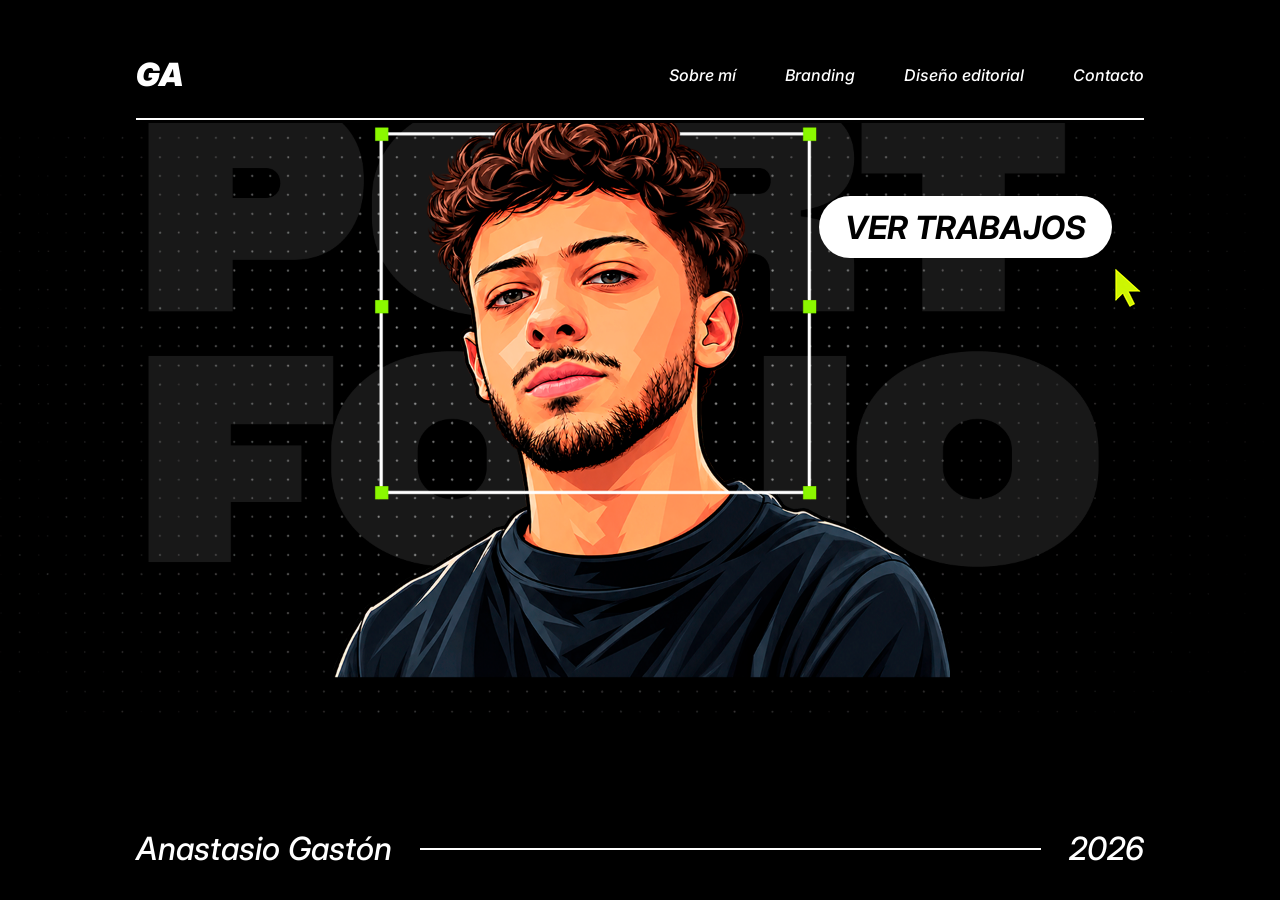
<file: index.html>
<!DOCTYPE html>
<html lang="es">

<head>
    <meta charset="UTF-8">
    <meta name="viewport" content="width=device-width, initial-scale=1.0">

    <title>Anastasio Gastón — Portfolio</title>

    <link rel="stylesheet" href="style.css">
</head>

<body class="cuerpo_inicio">



    <header class="cabecera">
        <nav class="navegacion" aria-label="Navegación principal">
            <a class="logo" href="index.html">GA</a>
            <a href="sobre_mi.html">Sobre mí</a>
            <a href="branding.html">Branding</a>
            <a href="editorial.html">Diseño editorial</a>
            <a href="contacto.html">Contacto</a>
        </nav>

        <div class="linea_superior" aria-hidden="true"></div>
    </header>




    <main class="portada" id="inicio" aria-label="Portfolio">

        <div class="lienzo">

            <div class="accion_portada">
<a class="ver_trabajos" href="branding.html">
                VER TRABAJOS
            </a>

            <img class="cursor" src="Portfolio compu III/cursor.png" alt="" width="60" height="59" aria-hidden="true">
</div>

        </div>

    </main>



    <footer class="pie">
        <p>Anastasio Gastón</p>
        <div class="linea_inferior" aria-hidden="true"></div>
        <p>2026</p>
    </footer>

</body>

</html>
</file>
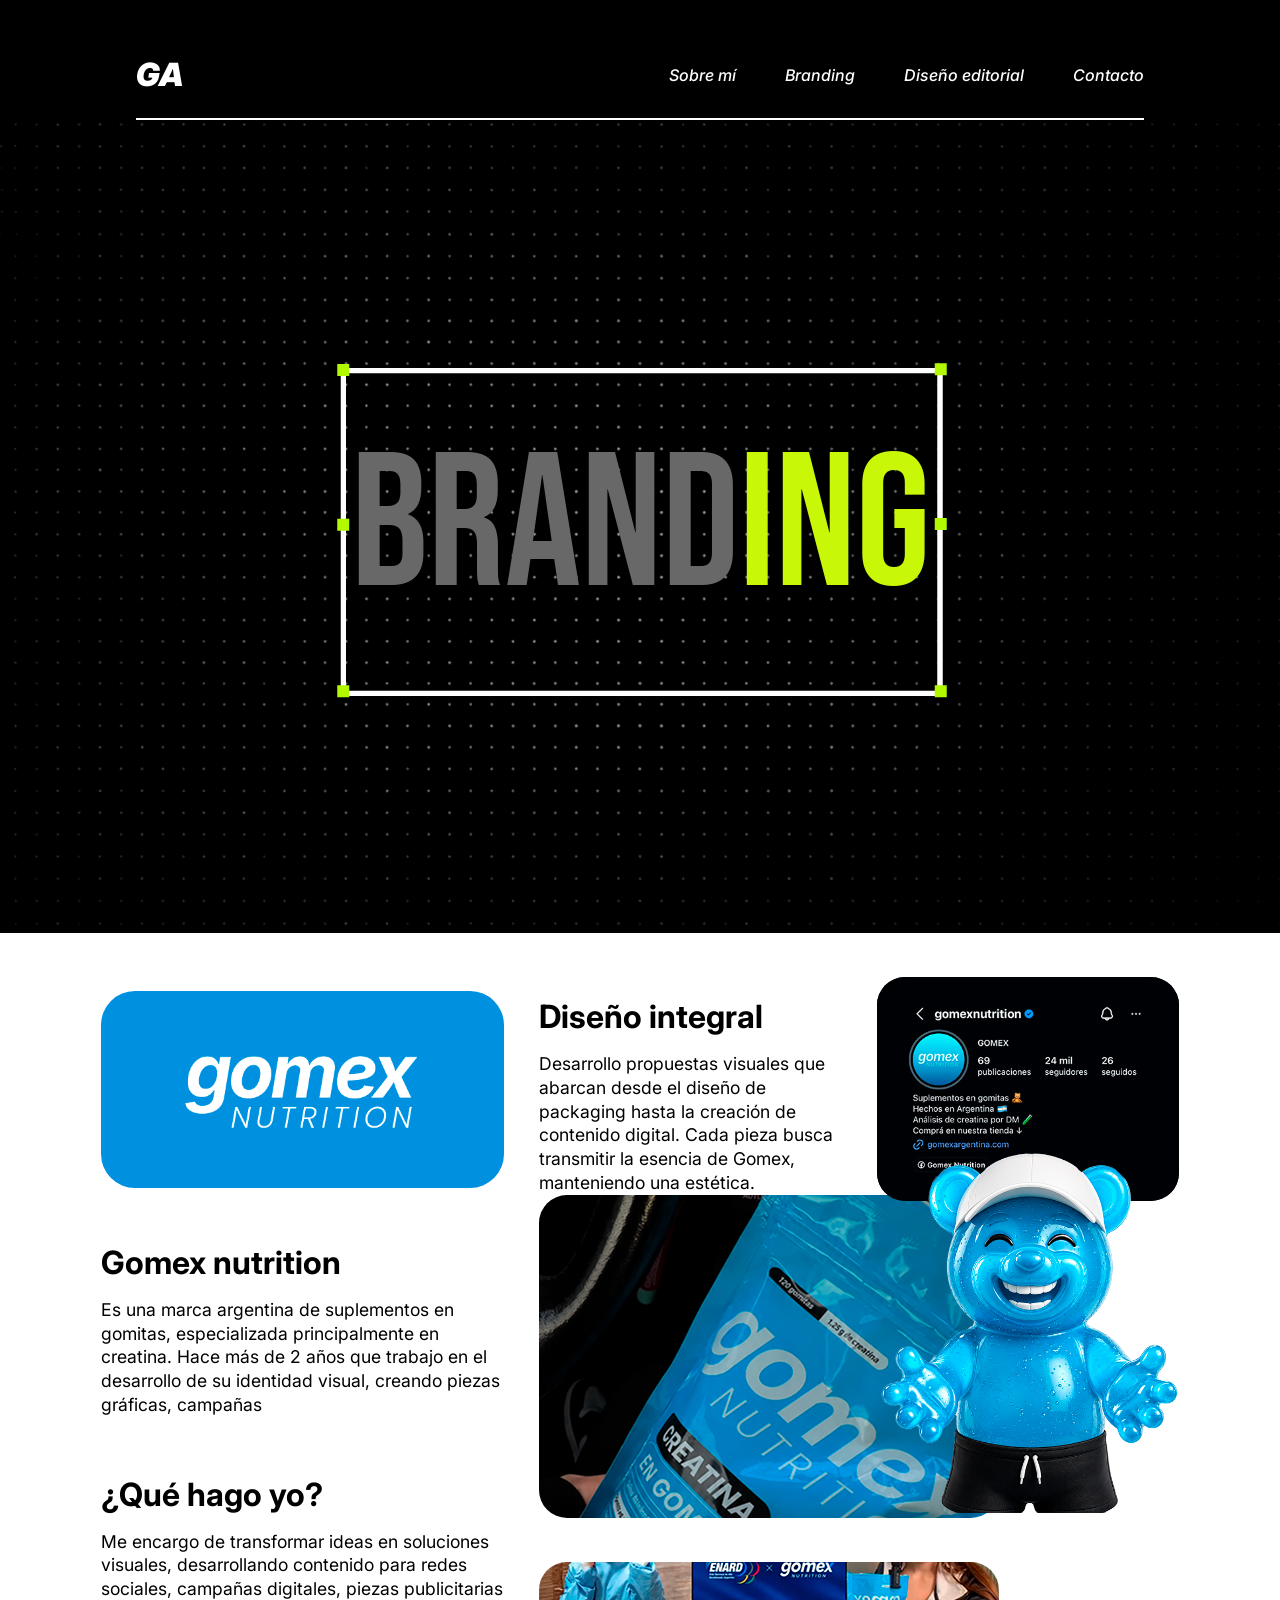
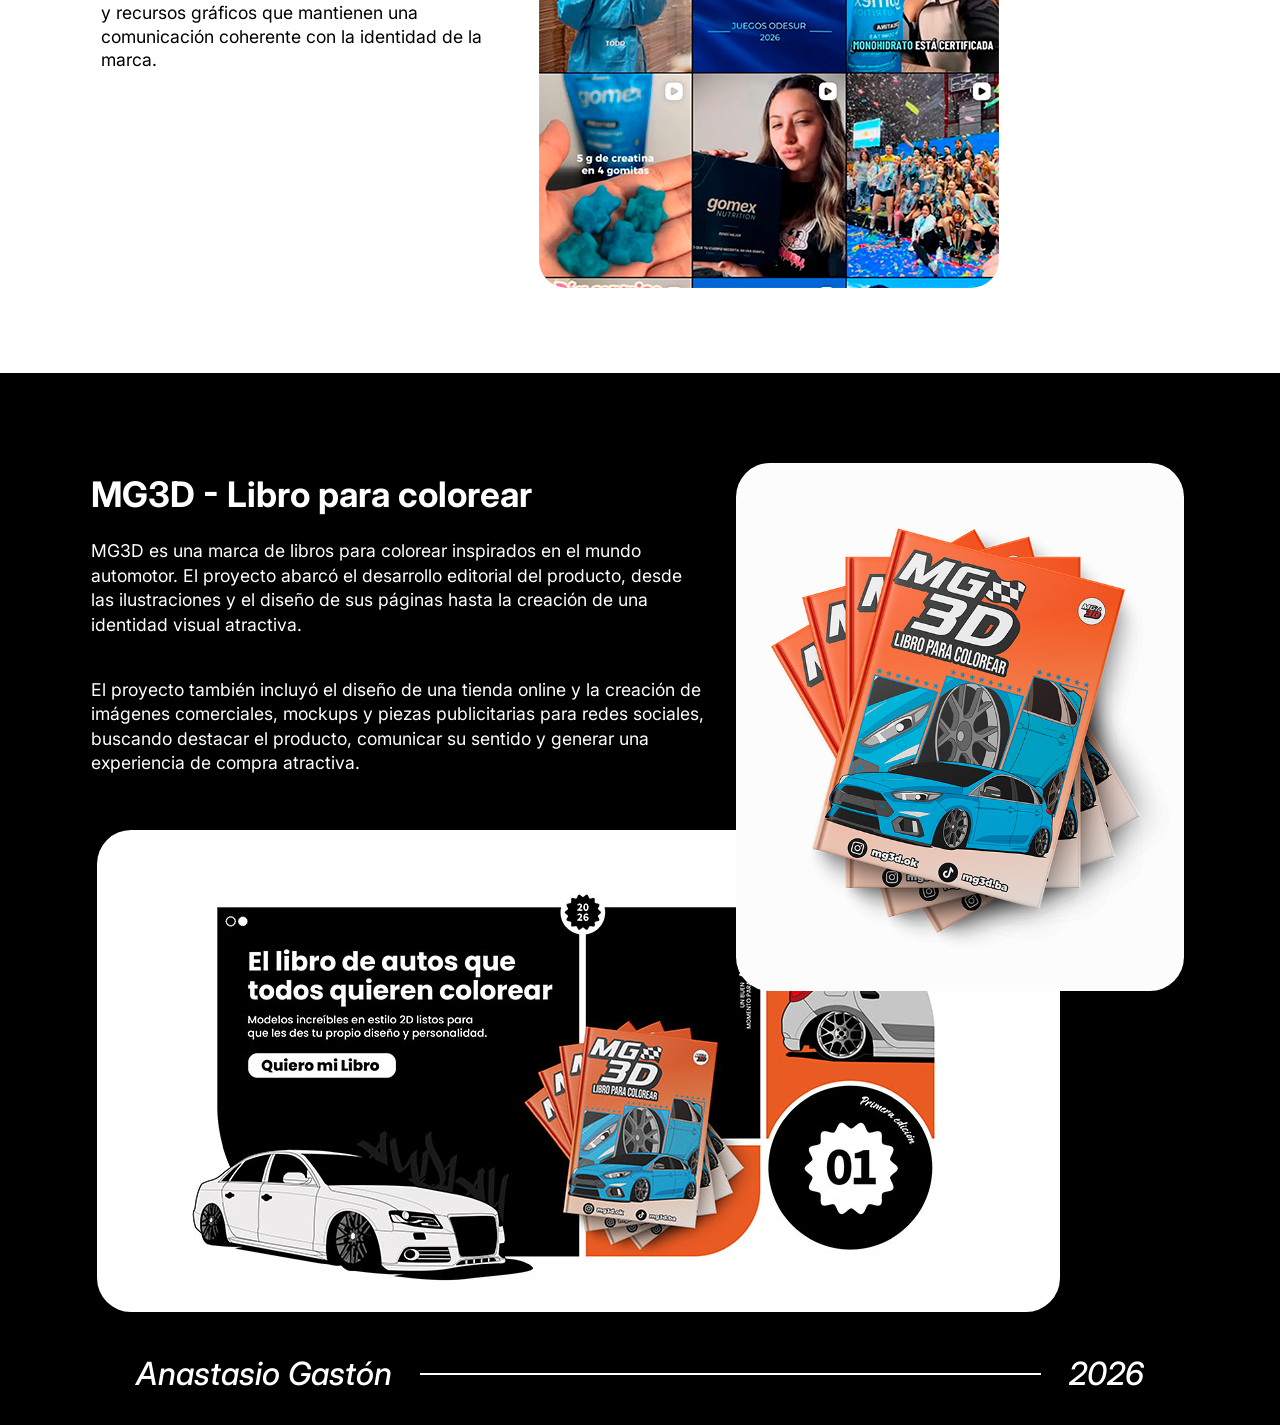
<file: branding.html>
<!DOCTYPE html>
<html lang="es">

<head>
    <meta charset="UTF-8">
    <meta name="viewport" content="width=device-width, initial-scale=1.0">

    <title>Anastasio Gastón — Portfolio</title>

    <link rel="stylesheet" href="style.css">
</head>

<body>


    <header class="cabecera">

        <nav class="navegacion" aria-label="Navegación principal">
            <a class="logo" href="index.html">GA</a>
            <a href="sobre_mi.html">Sobre mí</a>
            <a href="branding.html">Branding</a>
            <a href="editorial.html">Diseño editorial</a>
            <a href="contacto.html">Contacto</a>
        </nav>

        <div class="linea_superior" aria-hidden="true"></div>

    </header>




    <main class="pagina_branding">


        <section class="inicio_branding">

            <h1 class="titulo_branding">
                BRAND<span class="verde_branding">ING</span>
            </h1>

        </section>



        <section class="proyecto_gomex" aria-labelledby="titulo_gomex">

            <div class="gomex_identidad">
<img class="logo_gomex" src="Portfolio compu III/logo_gomex.png" alt="Logo de Gomex Nutrition" width="608"
                height="297">

            <article class="texto_gomex">

                <h2 id="titulo_gomex">Gomex nutrition</h2>
                <p>
                    Es una marca argentina de suplementos en gomitas,
                    especializada principalmente en creatina. Hace más de
                    2 años que trabajo en el desarrollo de su identidad
                    visual, creando piezas gráficas, campañas
                </p>

                <h2>¿Qué hago yo?</h2>
                <p>
                    Me encargo de transformar ideas en soluciones visuales,
                    desarrollando contenido para redes sociales, campañas
                    digitales, piezas publicitarias y recursos gráficos que
                    mantienen una comunicación coherente con la identidad
                    de la marca.
                </p>

            </article>

            </div>
<div class="gomex_contenido">
<article class="texto_diseno_integral">

                <h2>Diseño integral</h2>
                <p>
                    Desarrollo propuestas visuales que abarcan desde el
                    diseño de packaging hasta la creación de contenido
                    digital. Cada pieza busca transmitir la esencia de
                    Gomex, manteniendo una estética.
                </p>

            </article>

            <div class="foto_creatina"><img src="Portfolio compu III/gomex_creatina.png"
                alt="Bolsa de creatina en gomitas de Gomex Nutrition" width="460" height="323"></div>

            <div class="ig_publicaciones"><img src="Portfolio compu III/ig_gomex.png"
                alt="Publicaciones del Instagram de Gomex Nutrition" width="460" height="326"></div>

            </div>
<div class="gomex_mascota">
<img class="ig_perfil" src="Portfolio compu III/ig_mascara.png" alt="Perfil de Instagram de Gomex Nutrition"
                width="457" height="339">

            <img class="oso_gomex" src="Portfolio compu III/oso_gomex.png" alt="Oso de gomita azul, mascota de Gomex"
                width="560" height="698">

        </div>
</section>



        <section class="proyecto_mg3d" aria-labelledby="titulo_mg3d">

            <div class="mg3d_contenido">
<article class="texto_mg3d">

                <h2 id="titulo_mg3d">MG3D - Libro para colorear</h2>

                <p>
                    MG3D es una marca de libros para colorear inspirados en
                    el mundo automotor. El proyecto abarcó el desarrollo
                    editorial del producto, desde las ilustraciones y el
                    diseño de sus páginas hasta la creación de una identidad
                    visual atractiva.
                </p>

                <p>
                    El proyecto también incluyó el diseño de una tienda
                    online y la creación de imágenes comerciales, mockups y
                    piezas publicitarias para redes sociales, buscando
                    destacar el producto, comunicar su sentido y generar una
                    experiencia de compra atractiva.
                </p>

            </article>

            <section class="tarjeta_mg3d_banner">
                <img src="Portfolio compu III/mg3d_banner.jpg"
                    alt="Banner de MG3D: el libro de autos que todos quieren colorear" width="963" height="482">
            </section>

            </div>
<section class="tarjeta_mg3d_libros">
                <img src="Portfolio compu III/mg3d_libro.png" alt="Pila de libros MG3D, libro para colorear" width="684"
                    height="806">
            </section>

        </section>

    </main>



    <footer class="pie">

        <p>Anastasio Gastón</p>

        <div class="linea_inferior" aria-hidden="true"></div>

        <p>2026</p>

    </footer>

</body>

</html>
</file>
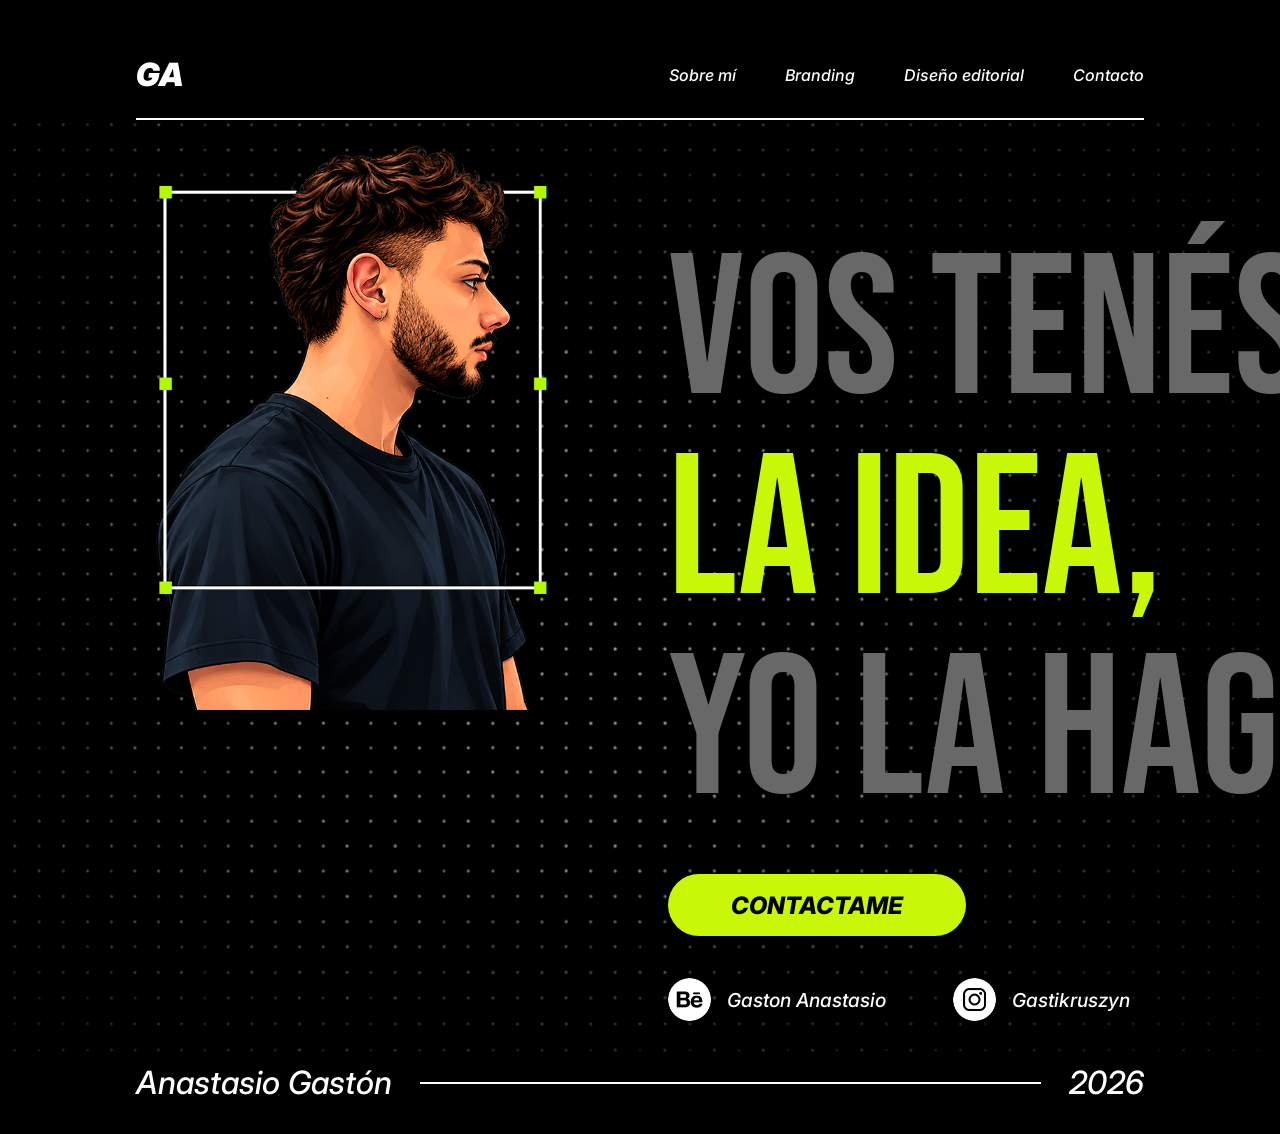
<file: contacto.html>
<!DOCTYPE html>
<html lang="es">

<head>
    <meta charset="UTF-8">
    <meta name="viewport" content="width=device-width, initial-scale=1.0">

    <title>Anastasio Gastón — Portfolio</title>

    <link rel="stylesheet" href="style.css">
</head>

<body>


    <header class="cabecera">

        <nav class="navegacion" aria-label="Navegación principal">
            <a class="logo" href="index.html">GA</a>
            <a href="sobre_mi.html">Sobre mí</a>
            <a href="branding.html">Branding</a>
            <a href="editorial.html">Diseño editorial</a>
            <a href="contacto.html">Contacto</a>
        </nav>

        <div class="linea_superior" aria-hidden="true"></div>

    </header>




    <main class="pagina_contacto">

        <section class="contenido_contacto">


            <article class="retrato_contacto">
                <img class="imagen_contacto" src="Portfolio compu III/avatar_2.png"
                    alt="Retrato ilustrado de Gastón Anastasio" width="880" height="903">
            </article>



            <article class="presentacion_contacto">

                <h1 class="titulo_contacto">
                    VOS TENÉS
                    <span class="titulo_verde">LA IDEA,</span>
                    YO&nbsp;LA&nbsp;HAGO.
                </h1>



                <a class="boton_contactame" href="formulario.html">
                    CONTACTAME
                </a>



                <section class="redes_contacto">

                    <a class="red_contacto" href="https://www.behance.net/gastonanastasio" target="_blank"
                        rel="noopener noreferrer">

                        <img class="icono_behance" src="Portfolio compu III/behance_logo.png" alt="Behance" width="43"
                            height="43">
                        <p>Gaston Anastasio</p>

                    </a>

                    <a class="red_contacto" href="https://www.instagram.com/" target="_blank" rel="noopener noreferrer">

                        <img class="icono_instagram" src="Portfolio compu III/instagram_logo.png" alt="Instagram"
                            width="43" height="43">
                        <p>Gastikruszyn</p>

                    </a>

                </section>

            </article>

        </section>

    </main>



    <footer class="pie">

        <p>Anastasio Gastón</p>

        <div class="linea_inferior" aria-hidden="true"></div>

        <p>2026</p>

    </footer>

</body>

</html>
</file>
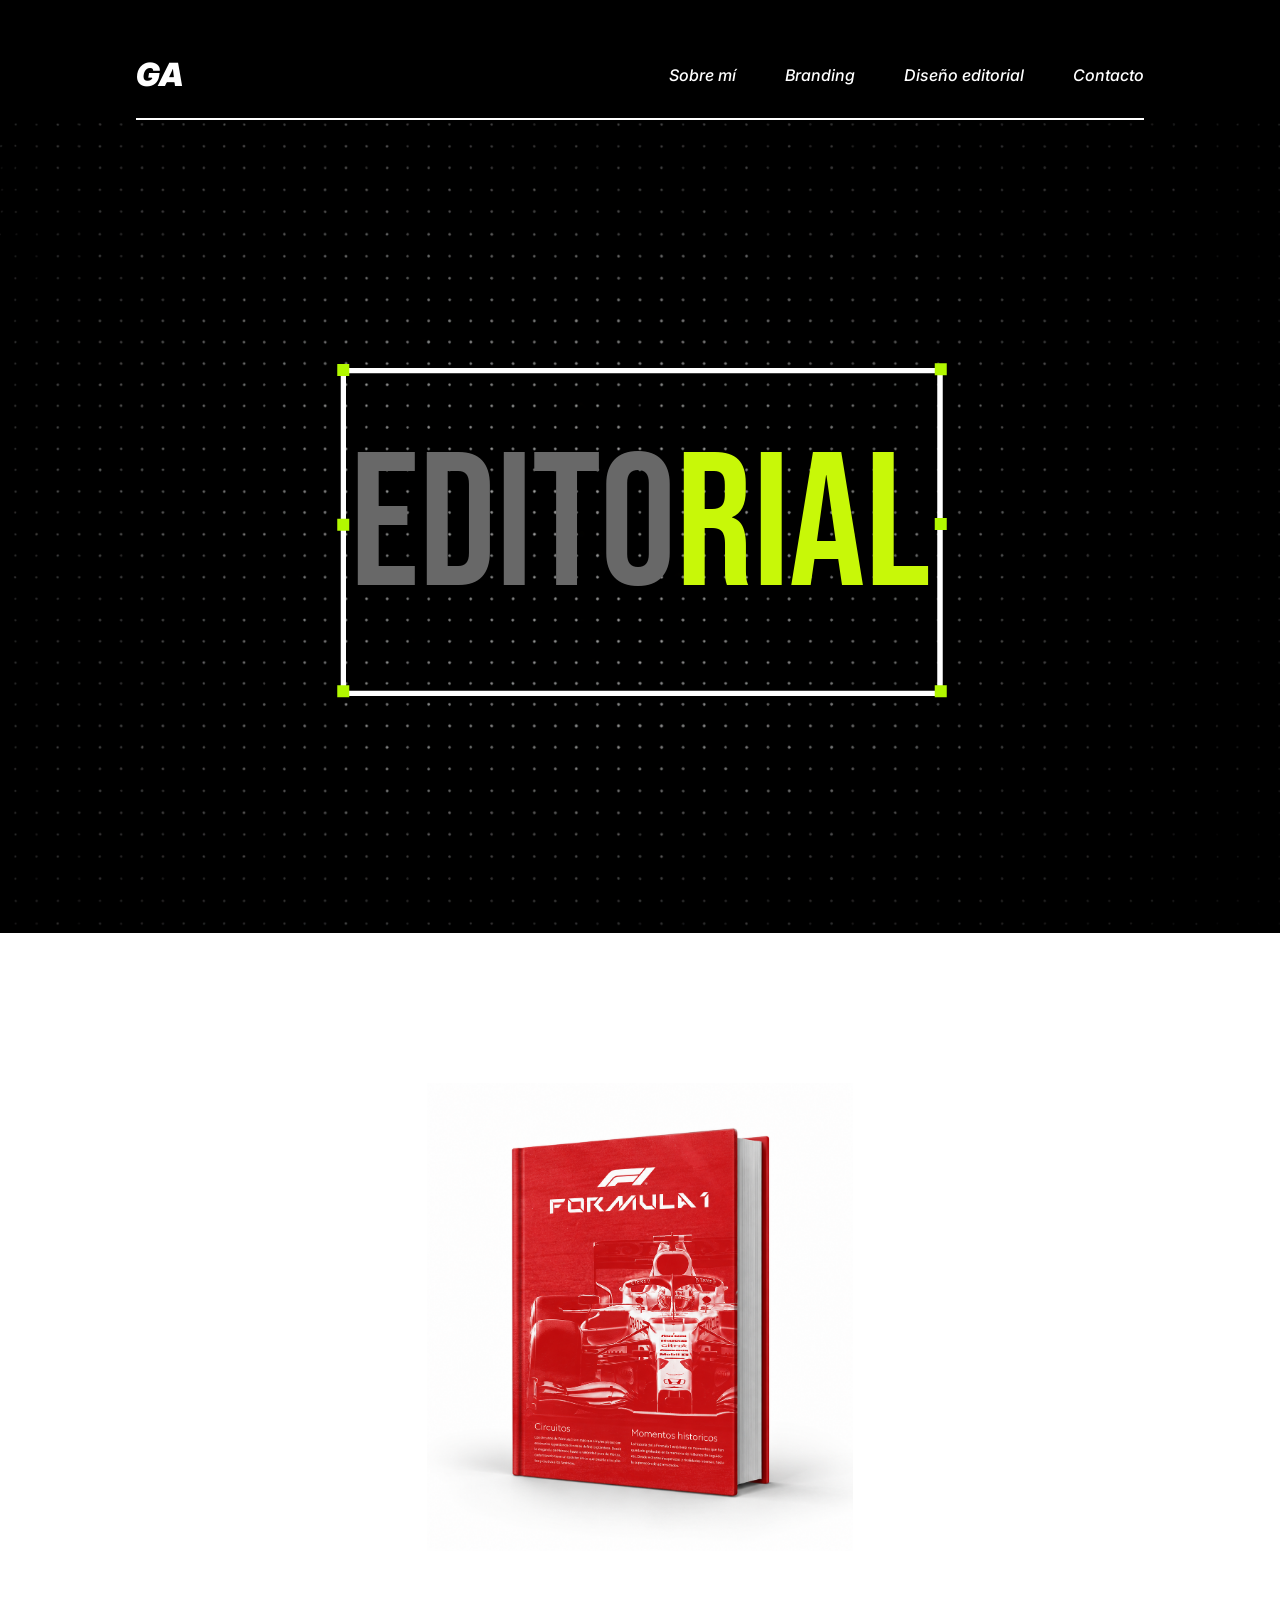
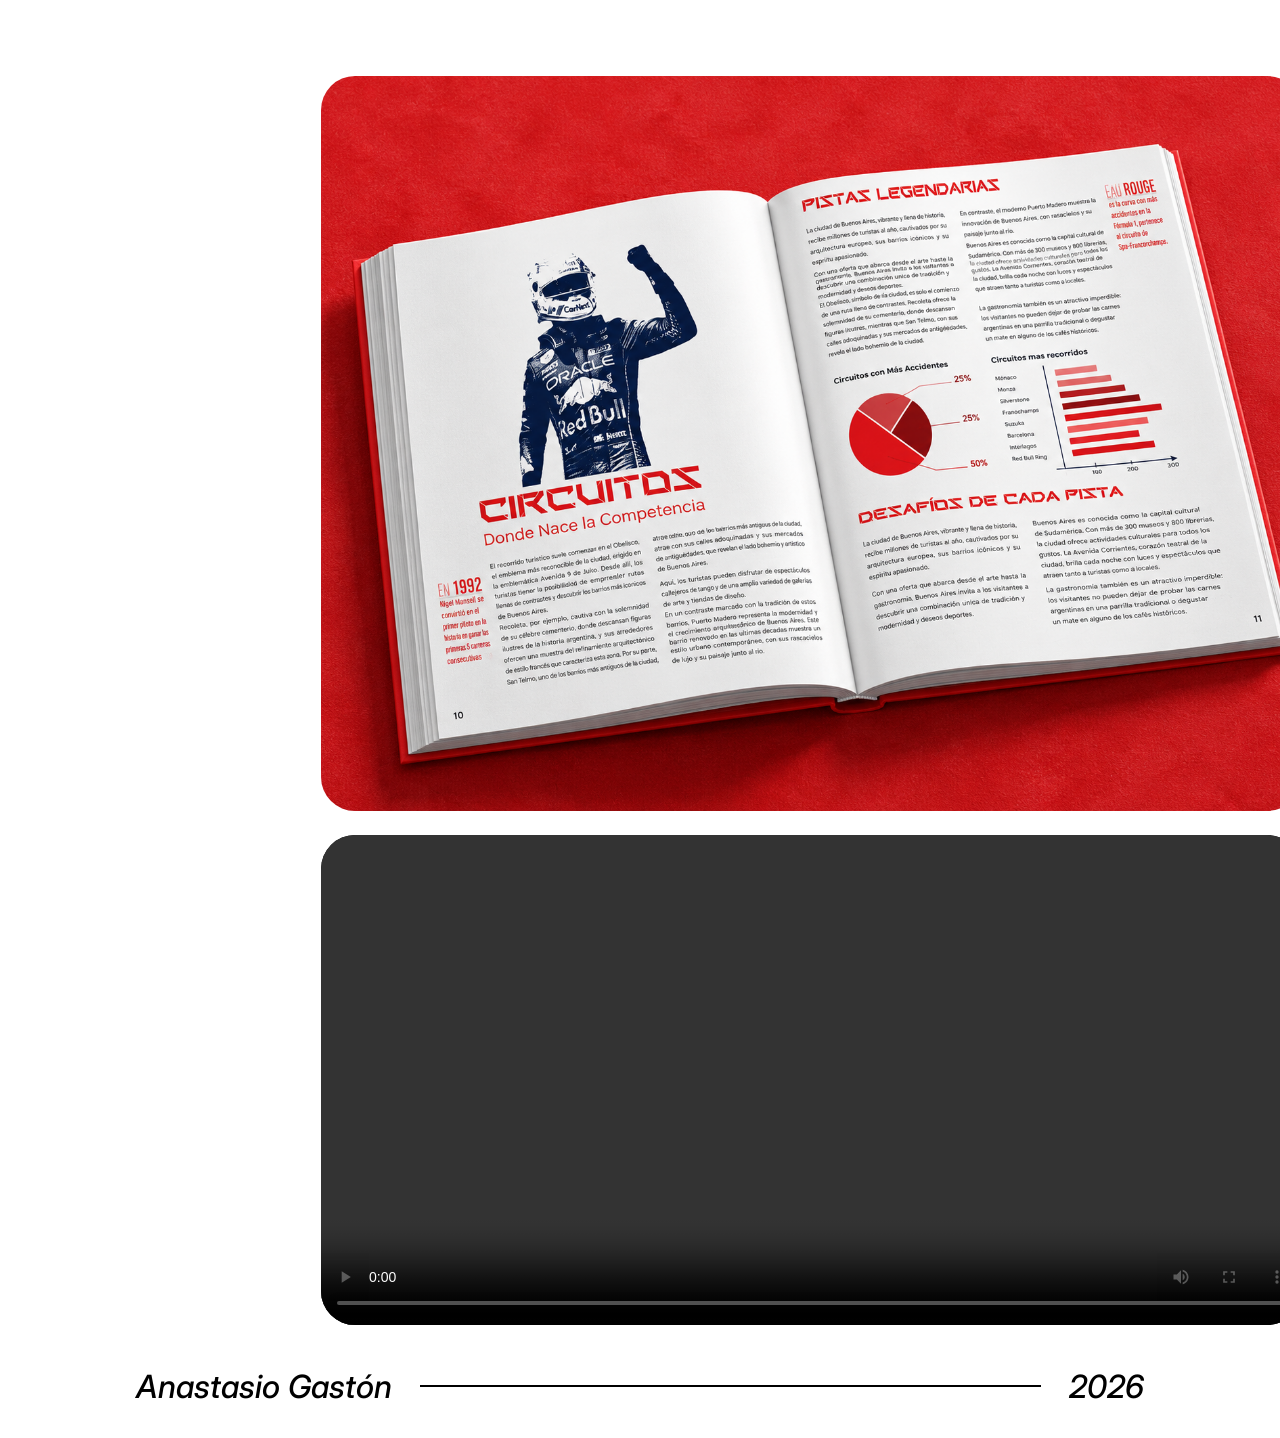
<file: editorial.html>
<!DOCTYPE html>
<html lang="es">

<head>
    <meta charset="UTF-8">
    <meta name="viewport" content="width=device-width, initial-scale=1.0">

    <title>Anastasio Gastón — Portfolio</title>

    <link rel="stylesheet" href="style.css">
</head>

<body class="cuerpo_editorial">


    <header class="cabecera">

        <nav class="navegacion" aria-label="Navegación principal">
            <a class="logo" href="index.html">GA</a>
            <a href="sobre_mi.html">Sobre mí</a>
            <a href="branding.html">Branding</a>
            <a href="editorial.html">Diseño editorial</a>
            <a href="contacto.html">Contacto</a>
        </nav>

        <div class="linea_superior" aria-hidden="true"></div>

    </header>



    <main class="pagina_editorial">


        <section class="inicio_editorial">


            <h1 class="titulo_editorial">
                EDITO<span class="verde_editorial">RIAL</span>
            </h1>

        </section>



        <section id="galeria_editorial" class="trabajos_editorial" aria-label="Trabajos de diseño editorial">


            <section class="libro_formula">
                <a class="enlace_editorial" href="libro_cerrado.html">
                    <img src="Portfolio compu III/libro_cerrado.png" alt="Tapa del libro Fórmula 1" width="1197"
                        height="1315">
                </a>
            </section>


            <div class="editorial_multimedia">
                <section class="libro_interior">
                    <a class="enlace_editorial" href="libro_abierto.html">
                        <img src="Portfolio compu III/libro_abierto.png"
                            alt="Páginas interiores del libro Fórmula 1: circuitos y pistas legendarias" width="1448"
                            height="1086">
                    </a>
                </section>


                <section class="video_editorial">
                    <video controls playsinline preload="metadata">
                        <source src="Portfolio compu III/video.mp4" type="video/mp4">
                    </video>
                </section>
            </div>

        </section>

    </main>



    <footer class="pie">

        <p>Anastasio Gastón</p>

        <div class="linea_inferior" aria-hidden="true"></div>

        <p>2026</p>

    </footer>

</body>

</html>
</file>
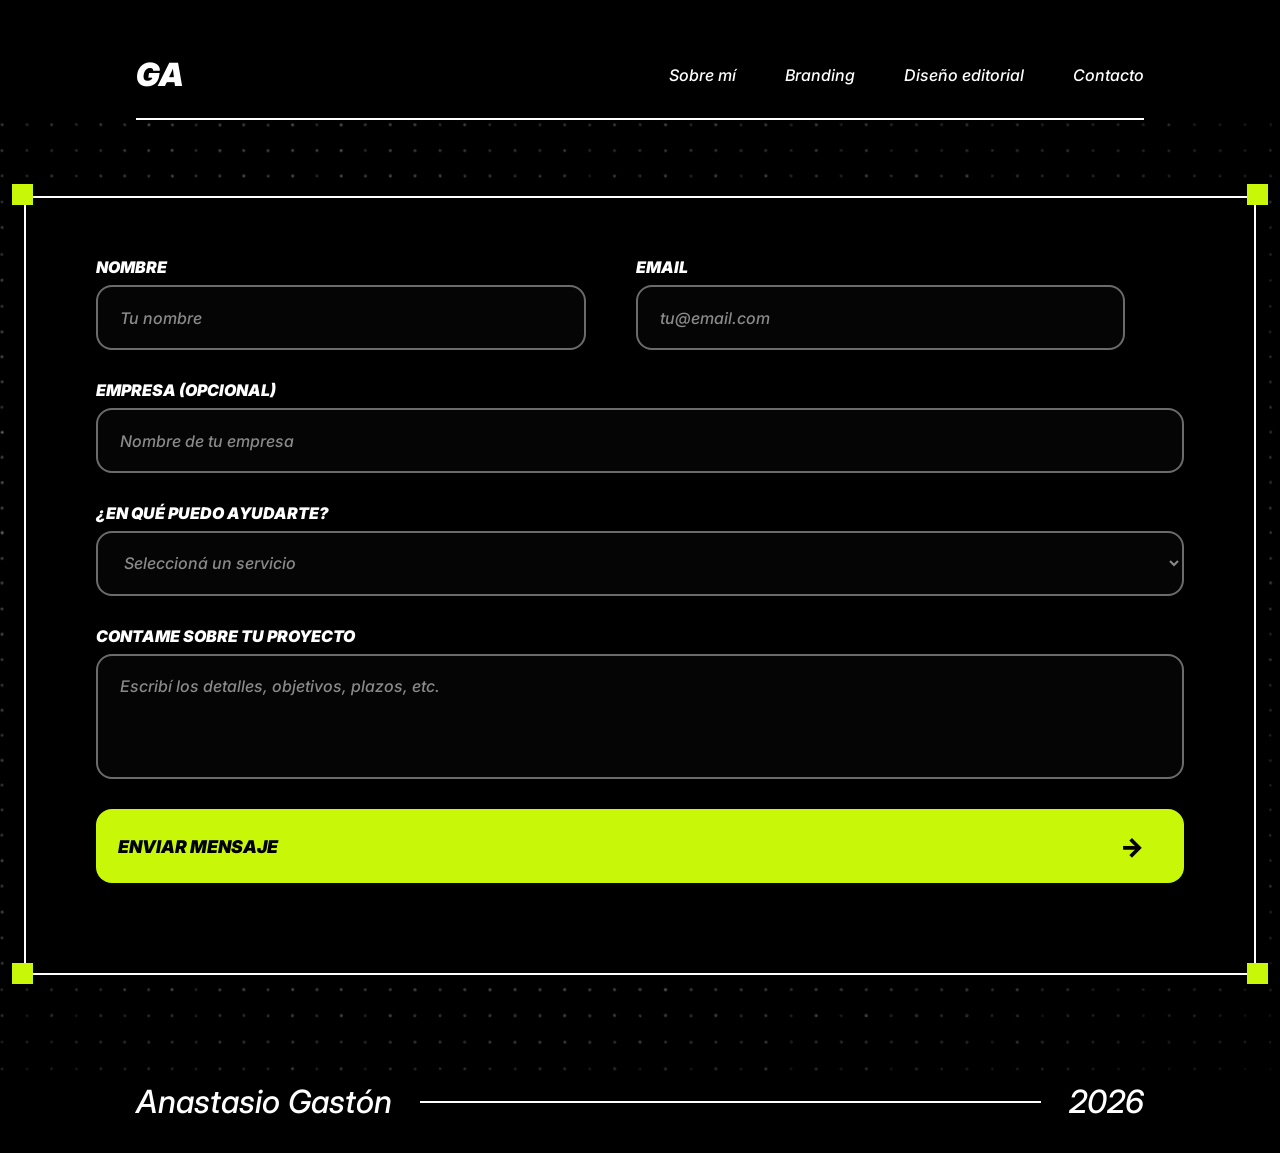
<file: formulario.html>
<!DOCTYPE html>
<html lang="es">

<head>
    <meta charset="UTF-8">
    <meta name="viewport" content="width=device-width, initial-scale=1.0">

    <title>Anastasio Gastón — Portfolio</title>

    <link rel="stylesheet" href="style.css">
</head>

<body>


    <header class="cabecera">

        <nav class="navegacion" aria-label="Navegación principal">
            <a class="logo" href="index.html">GA</a>
            <a href="sobre_mi.html">Sobre mí</a>
            <a href="branding.html">Branding</a>
            <a href="editorial.html">Diseño editorial</a>
            <a href="contacto.html">Contacto</a>
        </nav>

        <div class="linea_superior" aria-hidden="true"></div>

    </header>




    <main class="pagina_formulario">

        <section class="contenido_formulario">



            <div class="marco_formulario">

                <div class="esquinas_formulario" aria-hidden="true"></div>
                <form class="formulario" action="#" method="post">

                    <h1 class="titulo_oculto">Formulario de contacto</h1>


                    <div class="fila_formulario">

                        <div class="campo_formulario">
                            <label for="nombre">Nombre</label>
                            <input type="text" id="nombre" name="nombre" placeholder="Tu nombre" autocomplete="name"
                                required>
                        </div>

                        <div class="campo_formulario">
                            <label for="email">Email</label>
                            <input type="email" id="email" name="email" placeholder="tu@email.com" autocomplete="email"
                                required>
                        </div>

                    </div>



                    <div class="campo_formulario">
                        <label for="empresa">Empresa (opcional)</label>
                        <input type="text" id="empresa" name="empresa" placeholder="Nombre de tu empresa"
                            autocomplete="organization">
                    </div>



                    <div class="campo_formulario">
                        <label for="servicio">¿En qué puedo ayudarte?</label>
                        <select id="servicio" name="servicio" required>
                            <option value="" selected disabled>Seleccioná un servicio</option>
                            <option value="branding">Branding</option>
                            <option value="redes">Diseño para redes sociales</option>
                            <option value="editorial">Diseño editorial</option>
                            <option value="otro">Otro</option>
                        </select>
                    </div>



                    <div class="campo_formulario">
                        <label for="proyecto">Contame sobre tu proyecto</label>
                        <textarea id="proyecto" name="proyecto" rows="4"
                            placeholder="Escribí los detalles, objetivos, plazos, etc." required></textarea>
                    </div>



                    <button class="boton_enviar" type="submit">
                        Enviar mensaje
                        <span class="flecha_enviar" aria-hidden="true">→</span>
                    </button>

                </form>
                <div class="esquinas_formulario" aria-hidden="true"></div>

            </div>

        </section>

    </main>



    <footer class="pie">

        <p>Anastasio Gastón</p>

        <div class="linea_inferior" aria-hidden="true"></div>

        <p>2026</p>

    </footer>

</body>

</html>
</file>
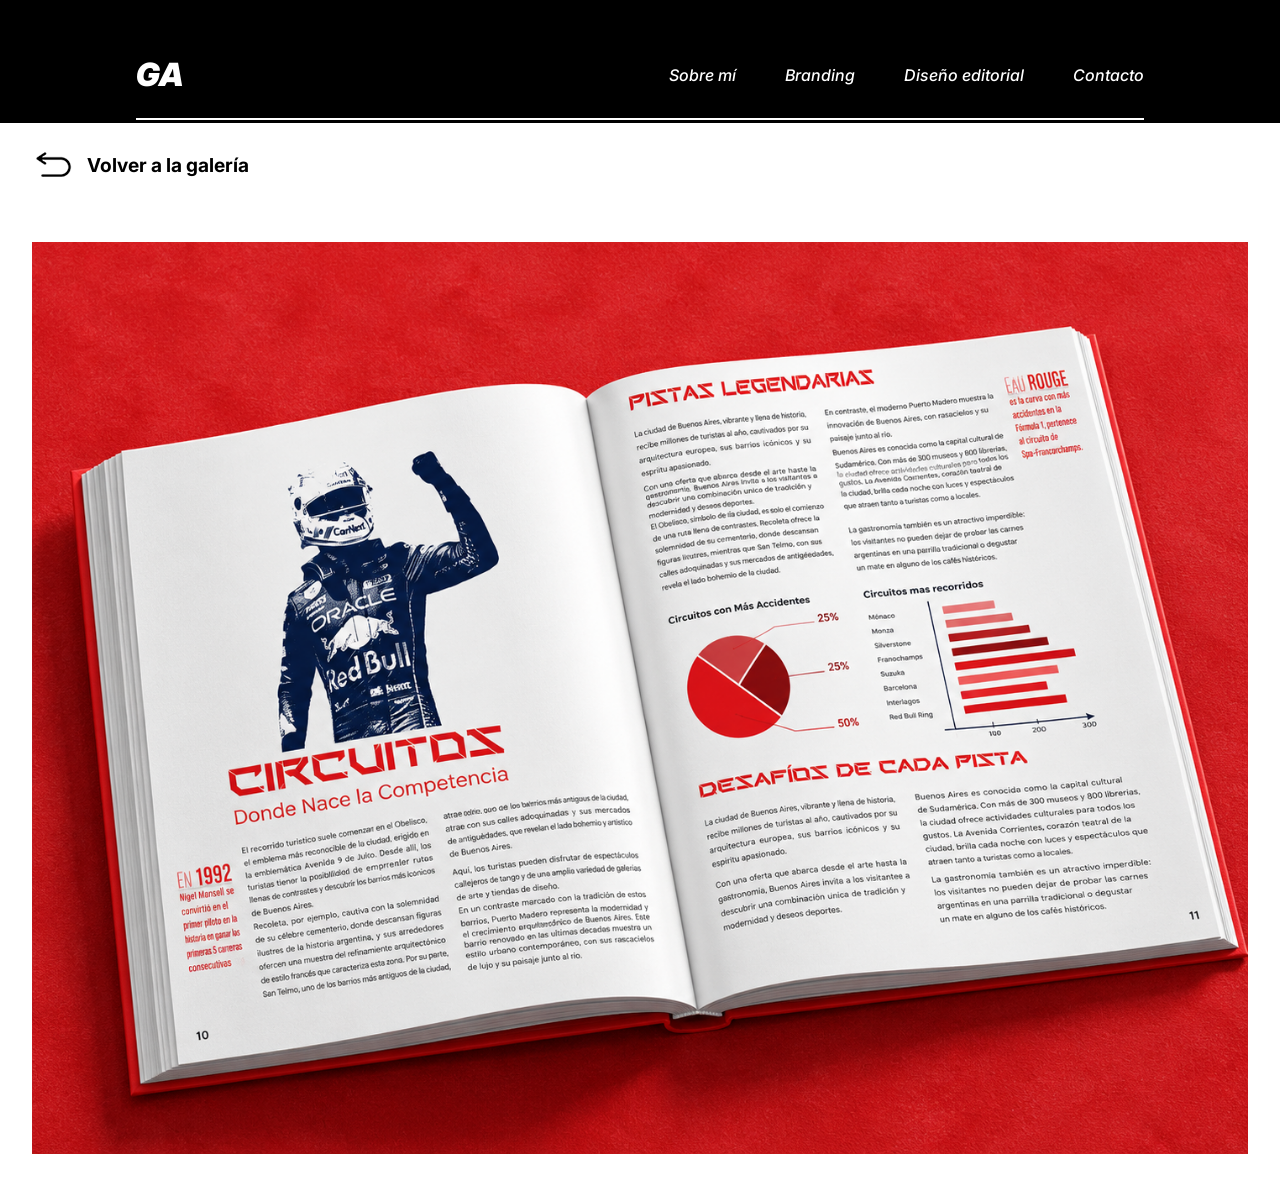
<file: libro_abierto.html>
<!DOCTYPE html>
<html lang="es">

<head>
    <meta charset="UTF-8">
    <meta name="viewport" content="width=device-width, initial-scale=1.0">
    <title>Páginas interiores del libro Fórmula 1: circuitos y pistas legendarias — Portfolio</title>
    <link rel="stylesheet" href="style.css">
</head>

<body class="cuerpo_editorial">

    <header class="cabecera">

        <nav class="navegacion" aria-label="Navegación principal">
            <a class="logo" href="index.html">GA</a>
            <a href="sobre_mi.html">Sobre mí</a>
            <a href="branding.html">Branding</a>
            <a href="editorial.html">Diseño editorial</a>
            <a href="contacto.html">Contacto</a>
        </nav>

        <div class="linea_superior" aria-hidden="true"></div>

    </header>

    <main class="pagina_libro">
        <nav class="navegacion_libro" aria-label="Volver a la galería">
            <a class="volver_editorial" href="editorial.html#galeria_editorial">
                <img src="Portfolio compu III/flecha_atras.png" alt="" width="43" height="43">
                Volver a la galería
            </a>
        </nav>

        <h1 class="titulo_oculto">Páginas interiores del libro Fórmula 1: circuitos y pistas legendarias</h1>

        <div class="lienzo_libro">
            <img src="Portfolio compu III/libro_abierto.png"
                alt="Páginas interiores del libro Fórmula 1: circuitos y pistas legendarias" width="1960" height="1470">
        </div>
    </main>

</body>

</html>
</file>
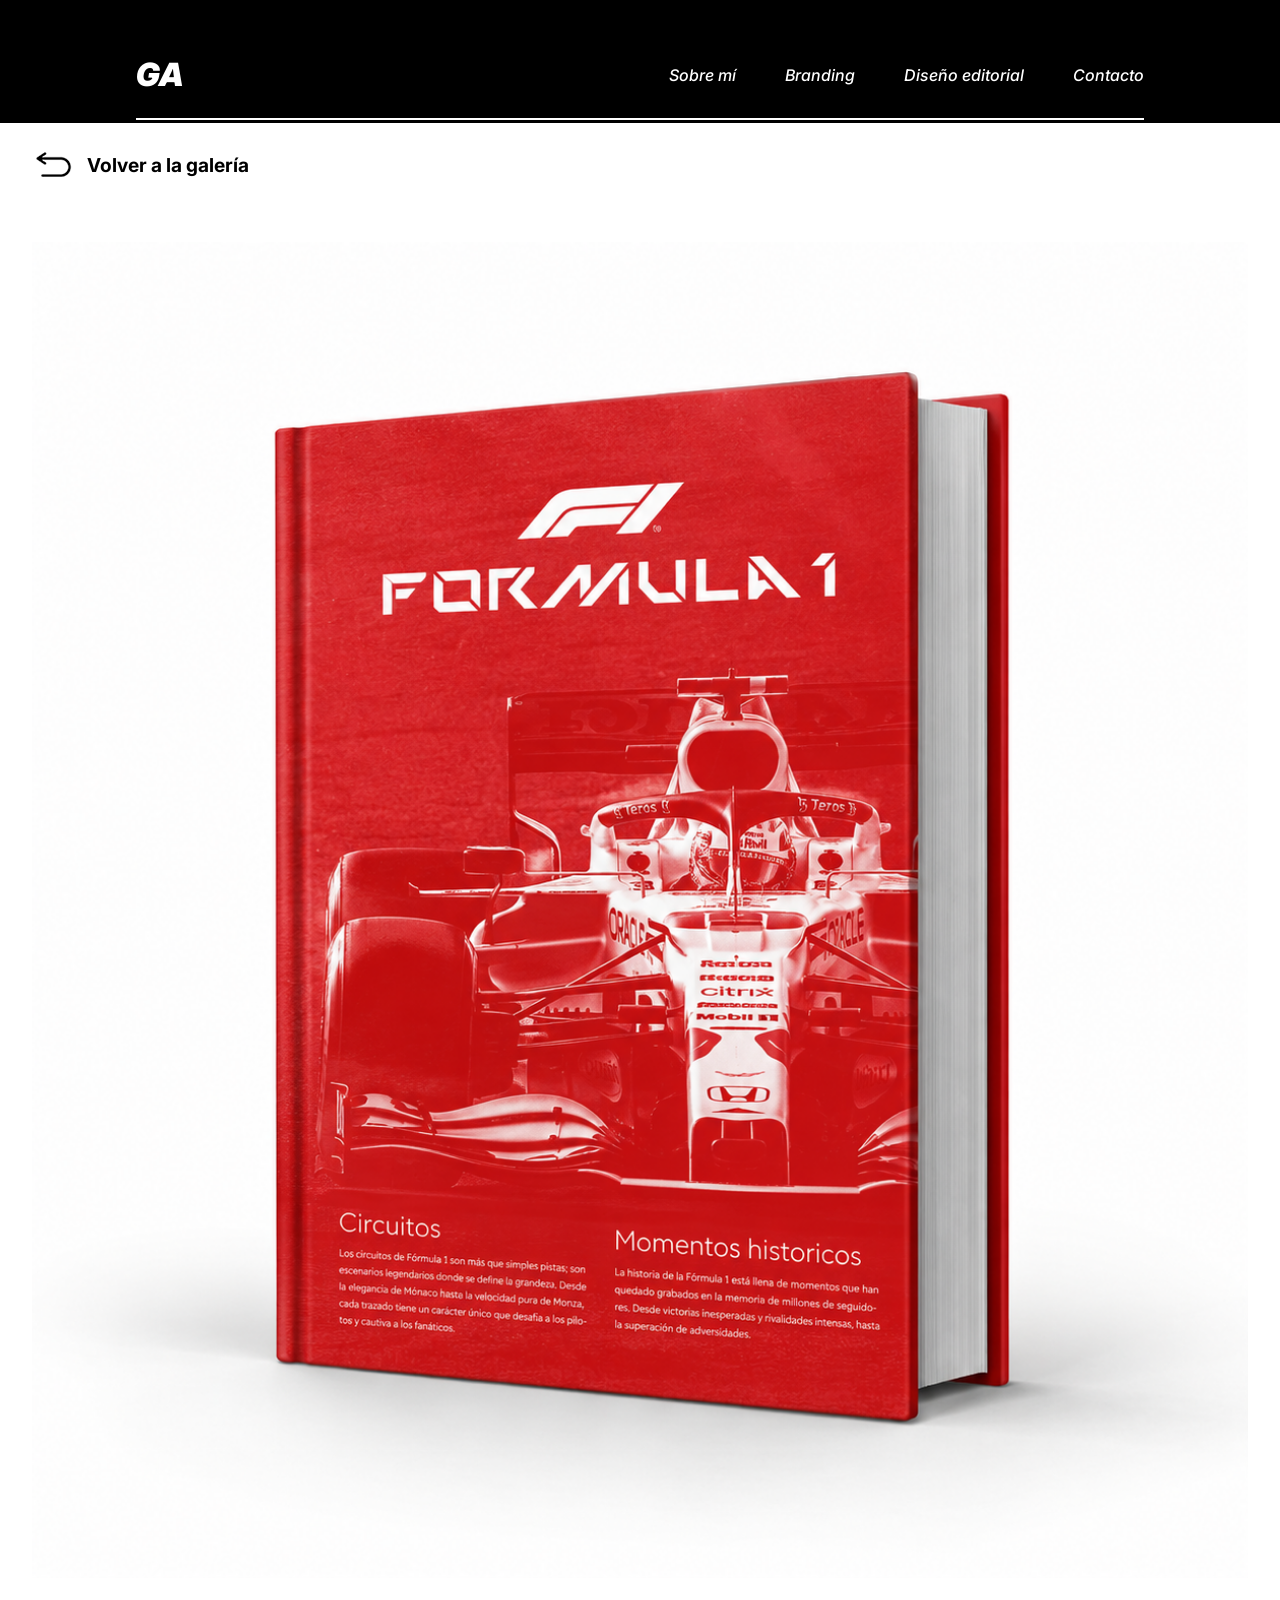
<file: libro_cerrado.html>
<!DOCTYPE html>
<html lang="es">

<head>
    <meta charset="UTF-8">
    <meta name="viewport" content="width=device-width, initial-scale=1.0">
    <title>Tapa del libro Fórmula 1 — Portfolio</title>
    <link rel="stylesheet" href="style.css">
</head>

<body class="cuerpo_editorial">

    <header class="cabecera">

        <nav class="navegacion" aria-label="Navegación principal">
            <a class="logo" href="index.html">GA</a>
            <a href="sobre_mi.html">Sobre mí</a>
            <a href="branding.html">Branding</a>
            <a href="editorial.html">Diseño editorial</a>
            <a href="contacto.html">Contacto</a>
        </nav>

        <div class="linea_superior" aria-hidden="true"></div>

    </header>

    <main class="pagina_libro">
        <nav class="navegacion_libro" aria-label="Volver a la galería">
            <a class="volver_editorial" href="editorial.html#galeria_editorial">
                <img src="Portfolio compu III/flecha_atras.png" alt="" width="43" height="43">
                Volver a la galería
            </a>
        </nav>

        <h1 class="titulo_oculto">Tapa del libro Fórmula 1</h1>

        <div class="lienzo_libro">
            <img
                src="Portfolio compu III/libro_cerrado.png"
                alt="Tapa del libro Fórmula 1" width="1280" height="1406">
        </div>
    </main>

</body>

</html>
</file>
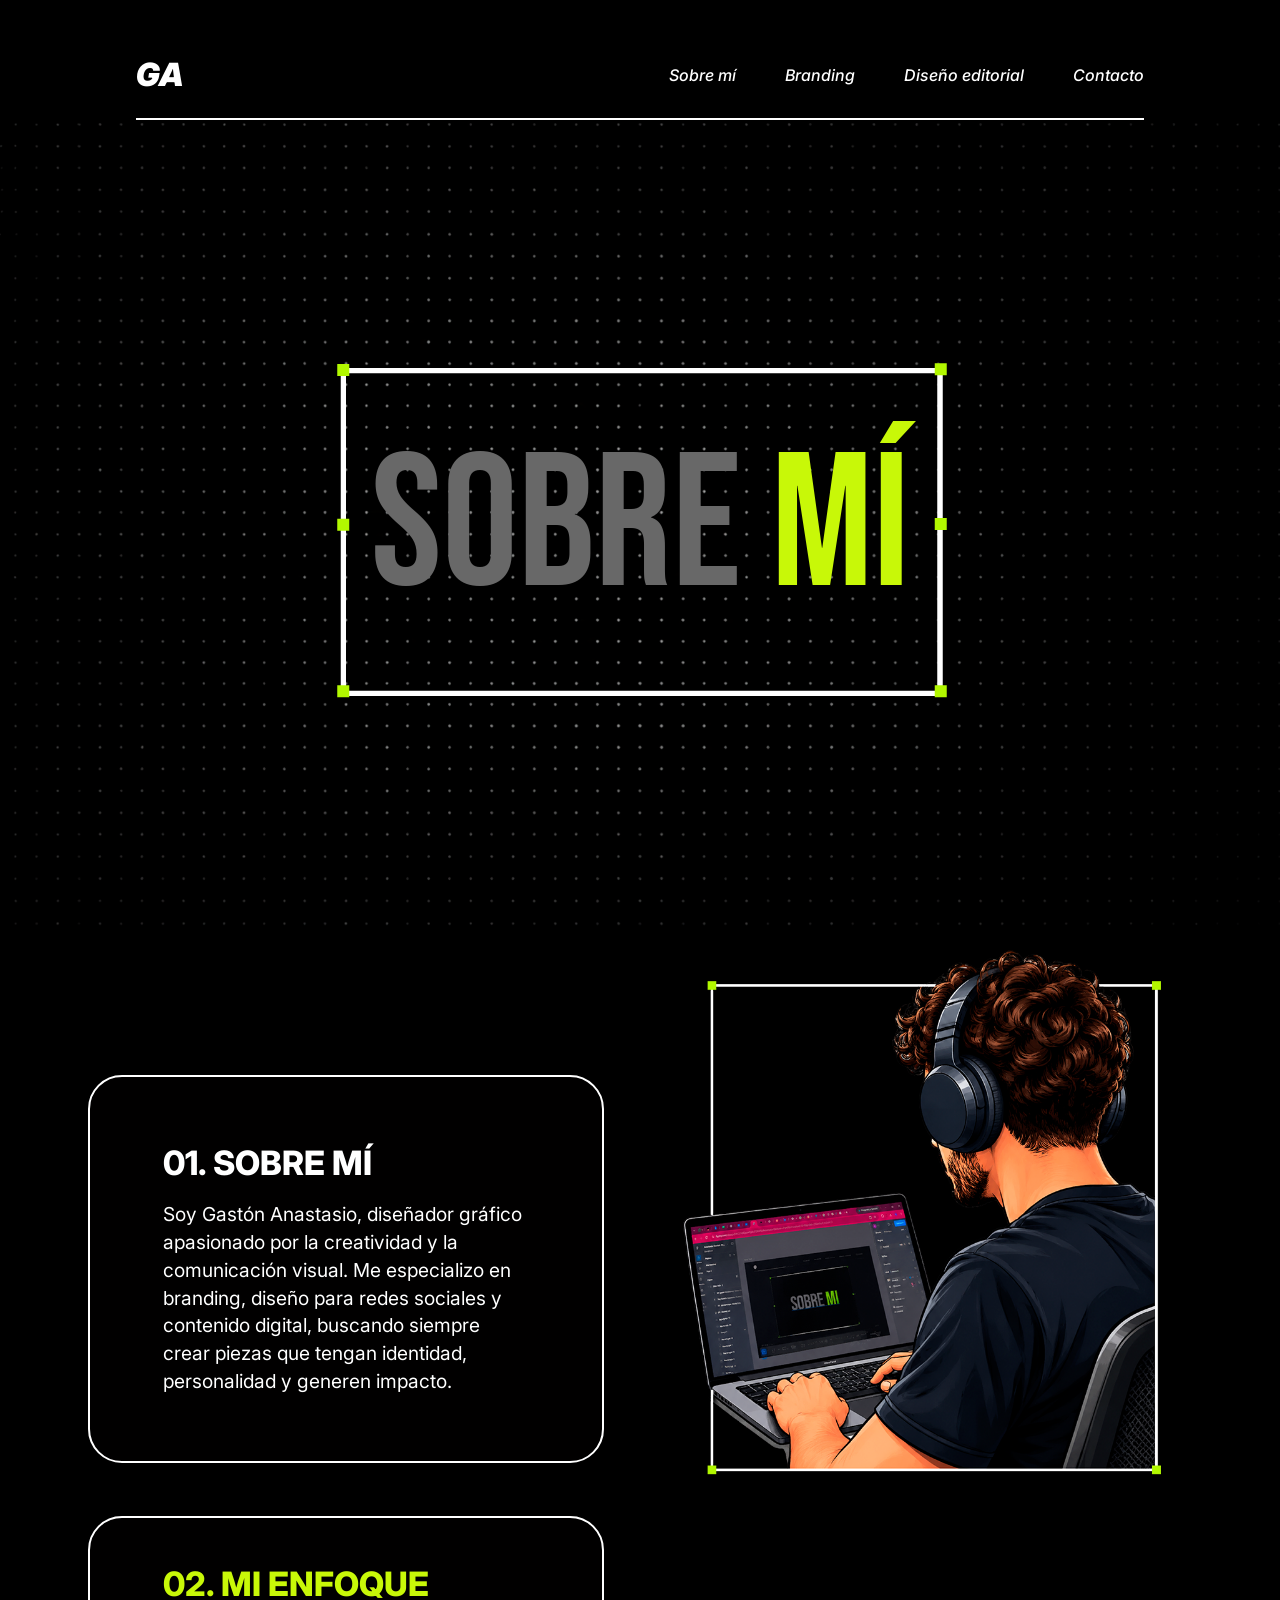
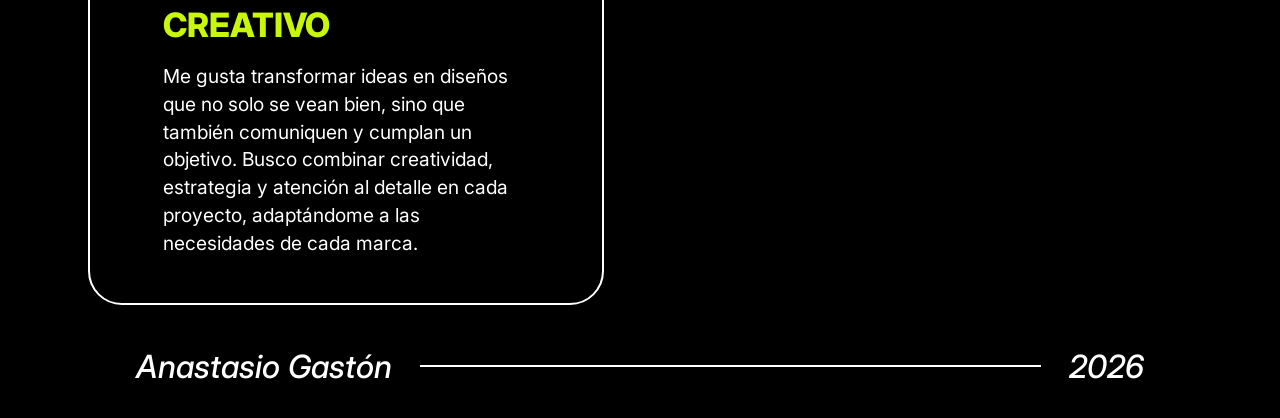
<file: sobre_mi.html>
<!DOCTYPE html>
<html lang="es">

<head>
    <meta charset="UTF-8">
    <meta name="viewport" content="width=device-width, initial-scale=1.0">

    <title>Anastasio Gastón — Portfolio</title>

    <link rel="stylesheet" href="style.css">
</head>

<body>


    <header class="cabecera">

        <nav class="navegacion" aria-label="Navegación principal">
            <a class="logo" href="index.html">GA</a>
            <a href="sobre_mi.html">Sobre mí</a>
            <a href="branding.html">Branding</a>
            <a href="editorial.html">Diseño editorial</a>
            <a href="contacto.html">Contacto</a>
        </nav>

        <div class="linea_superior" aria-hidden="true"></div>

    </header>




<main class="pagina_sobre_mi">


<section class="inicio_sobre_mi">

    <h1 class="titulo_sobre_mi">
        SOBRE
        <span class="verde_sobre_mi">MÍ</span>
    </h1>

</section>

    <section class="contenido_sobre_mi">


        <div class="textos_sobre_mi">
<article class="bloque_sobre_mi">

            <h2>01. SOBRE MÍ</h2>

            <p>
                Soy Gastón Anastasio, diseñador gráfico apasionado
                por la creatividad y la comunicación visual.
                Me especializo en branding, diseño para redes
                sociales y contenido digital, buscando siempre
                crear piezas que tengan identidad, personalidad
                y generen impacto.
            </p>

        </article>


        <article class="bloque_enfoque">

            <h2>02. MI ENFOQUE CREATIVO</h2>

            <p>
                Me gusta transformar ideas en diseños que no solo
                se vean bien, sino que también comuniquen y cumplan
                un objetivo. Busco combinar creatividad, estrategia
                y atención al detalle en cada proyecto, adaptándome
                a las necesidades de cada marca.
            </p>

        </article>



        </div>
<article class="imagen_disenador">

            <img
                src="Portfolio compu III/avatar_3.png"
                alt="Gastón Anastasio trabajando en diseño" width="825" height="903">

        </article>

    </section>

</main>



    <footer class="pie">

        <p>Anastasio Gastón</p>

        <div class="linea_inferior" aria-hidden="true"></div>

        <p>2026</p>

    </footer>

</body>

</html>
</file>
<file: style.css>
@charset "UTF-8";

@import url("https://fonts.googleapis.com/css2?family=Bebas+Neue&family=Inter:ital,wght@1,500;1,700;1,900&display=swap");

@import url("https://fonts.googleapis.com/css2?family=Inter:wght@400;500;700&display=swap");

* {
    box-sizing: border-box;
}

html {
    font-size: 1rem;
}

html,
body {
    margin: 0;
    padding: 0;
    background: #000;
    color: #fff;
    font-family: "Inter", sans-serif;
}

body {
    min-height: 100vh;
    display: flex;
    flex-direction: column;
}

a {
    color: inherit;
    text-decoration: none;
}

a:focus-visible {
    outline: 4px solid #c8f808;
    outline-offset: 8px;
}

.cabecera {

    width: 100%;
    height: 123px;
    background: #000;

}

.navegacion {

    display: flex;
    align-items: center;
    gap: 49px;
    width: calc(100% - 272px);
    height: 43px;
    font-size: 1rem;
    font-style: italic;
    font-weight: 500;
}

.logo {
    margin-right: auto;
    font-size: 2rem;
    font-weight: 900;
}

.navegacion a {
    transition: color 0.3s ease, transform 0.3s ease;
}

.navegacion a:hover {
    color: #c8f808;
    transform: scale(1.05);
}

.linea_superior {

    width: calc(100% - 272px);
    height: 2px;
    background: #fff;
}

main {

    flex: 1;
    width: 100%;
}

.portada {

    width: 100%;

}

.ver_trabajos {

    display: flex;
    align-items: center;
    justify-content: center;
    width: 293px;
    height: 62px;
    border-radius: 88px;
    background: #fff;
    color: #000;
    font-size: 2rem;
    font-style: italic;
    font-weight: 700;
    transition: background 0.3s ease, transform 0.3s ease;
}

.ver_trabajos:hover {
    background: #c8f808;
    transform: scale(1.05);
}



.pie {

    margin: 0 auto 30px;
    display: flex;
    align-items: center;
    gap: 28px;
    width: calc(100% - 272px);
    min-height: 43px;
    font-size: 2rem;
    font-style: italic;
    font-weight: 500;

}

.pie>p {
    margin: 0;
}

.linea_inferior {
    flex: 1;
    height: 2px;
    background: #fff;
}

.portada+.pie {
    margin-top: 0;
}

.pagina_sobre_mi {

    width: 100%;
    background: #000;
}

.inicio_sobre_mi {

    width: 100%;
    height: 90vh;
    background: #000;
    display: flex;
    align-items: center;
    justify-content: center;
}

.titulo_sobre_mi {

    margin: 0;
    color: #686868;
    font-family: "Bebas Neue", sans-serif;
    font-size: 11.9rem;
    font-weight: 400;
    line-height: 1;

}

.verde_sobre_mi {
    color: #c8f808;
}

.contenido_sobre_mi {

    width: 100%;
    min-height: 90vh;
    background: #000;
}

.bloque_sobre_mi {

    width: 828px;
    min-height: 354px;

    padding: 65px 73px;

    border: 2px solid #fff;
    border-radius: 34px;

    background: #010000;
}

.bloque_sobre_mi h2 {
    margin: 0 0 18px 0;

    color: #fff;
    font-family: "Inter", sans-serif;
    font-size: 2.1rem;
    font-weight: 800;
}

.bloque_sobre_mi p {
    margin: 0;

    color: #fff;
    font-family: "Inter", sans-serif;
    font-size: 1.2rem;
    font-weight: 400;
    line-height: 1.45;
}

.bloque_enfoque {

    width: 828px;
    min-height: 318px;

    padding: 45px 73px;

    border: 2px solid #fff;
    border-radius: 34px;

    background: #010000;
}

.bloque_enfoque h2 {
    margin: 0 0 18px 0;

    color: #c8f808;
    font-family: "Inter", sans-serif;
    font-size: 2.1rem;
    font-weight: 800;
}

.bloque_enfoque p {
    margin: 0;

    color: #fff;
    font-family: "Inter", sans-serif;
    font-size: 1.2rem;
    font-weight: 400;
    line-height: 1.45;
}

.imagen_disenador {

    width: 764px;
    height: auto;
}

.imagen_disenador img {
    display: block;
}

.inicio_sobre_mi,
.contenido_sobre_mi {
    overflow: hidden;
}

.pagina_contacto {

    width: 100%;
    background: #000;
}

.contenido_contacto {

    width: 100%;
    background: #000;
    overflow: hidden;
}

.retrato_contacto {

    width: 880px;
    margin: 0;
}

.imagen_contacto {
    display: block;
}

.presentacion_contacto {

    display: flex;
    flex-direction: column;
    align-items: flex-start;
}

.titulo_contacto {
    margin: 0;
    color: #686868;
    font-family: "Bebas Neue", sans-serif;
    font-size: 12.5rem;
    font-weight: 400;
    line-height: 1;
}

.titulo_contacto span {
    display: block;
}

.titulo_verde {
    color: #c8f808;
}

.boton_contactame {
    display: flex;
    align-items: center;
    justify-content: center;
    width: 298px;
    height: 62px;
    margin-top: 41px;
    border-radius: 88px;
    background: #c8f808;
    color: #000;
    font-size: 1.5rem;
    font-style: italic;
    font-weight: 800;
    transition: background 0.3s ease, color 0.3s ease, transform 0.3s ease;
}

.boton_contactame:hover {
    background: #fff;
    transform: scale(1.05);
}

.redes_contacto {
    display: flex;
    align-items: center;
    gap: 67px;
    margin-top: 42px;
}

.red_contacto {
    display: flex;
    align-items: center;
    gap: 16px;
    font-size: 1.2rem;
    font-style: italic;
    font-weight: 500;
    transition: color 0.3s ease, transform 0.3s ease;
}

.red_contacto>p {
    margin: 0;
}

.red_contacto:hover {
    color: #c8f808;
    transform: scale(1.05);
}

.icono_behance,
.icono_instagram {
    display: block;
}

.pagina_contacto+.pie {
    margin-top: 0;
}

.pagina_branding {

    width: 100%;
    background: #000;
}

.inicio_branding {

    width: 100%;
    height: 90vh;
    background: #000 url("Portfolio compu III/fondo.png") center / cover no-repeat;
    display: flex;
    align-items: center;
    justify-content: center;
    overflow: hidden;
}

.titulo_branding {

    margin: 0;
    color: #686868;
    font-family: "Bebas Neue", sans-serif;
    font-size: 11.9rem;
    font-weight: 400;
    line-height: 1;

}

.verde_branding {
    color: #c8f808;
}

.proyecto_gomex {

    width: 100%;
    min-height: 1040px;
    background: #fff;
    color: #000;
    overflow: hidden;
}

.proyecto_gomex h2 {
    margin: 0 0 16px 0;
    font-family: "Inter", sans-serif;
    font-size: 2rem;
    font-weight: 700;
}

.proyecto_gomex p {
    margin: 0;
    font-family: "Inter", sans-serif;
    font-size: 1.1rem;
    font-weight: 400;
    line-height: 1.35;
}

.logo_gomex {

    display: block;
    border-radius: 34px;
}

.texto_gomex {

    width: 640px;
}

.texto_gomex p+h2 {
    margin-top: 58px;
}

.texto_diseno_integral {

    width: 440px;
}

.foto_creatina,
.ig_publicaciones {
    display: flex;
    justify-content: center;
    align-items: center;
    overflow: hidden;
    border-radius: 28px;
}

.foto_creatina img,
.ig_publicaciones img {
    display: block;
}

.ig_publicaciones {
    align-items: flex-end;
}

.ig_perfil {
    display: block;
    border-radius: 28px;
    object-fit: cover;
    background: #020a12;
}

.oso_gomex {

    display: block;
}

.proyecto_mg3d {

    width: 100%;
    min-height: 960px;
    background: #000;
    color: #fff;
    overflow: hidden;
}

.texto_mg3d {

    width: 890px;
}

.texto_mg3d h2 {
    margin: 0 0 24px 0;
    font-family: "Inter", sans-serif;
    font-size: 2.2rem;
    font-weight: 700;
}

.texto_mg3d p {
    margin: 0 0 40px 0;
    font-family: "Inter", sans-serif;
    font-size: 1.1rem;
    font-weight: 400;
    line-height: 1.4;
}

.tarjeta_mg3d_banner,
.tarjeta_mg3d_libros {

    margin: 0;
    overflow: hidden;
    border-radius: 34px;
    background: #fff;
}

.tarjeta_mg3d_banner {

    display: flex;
    align-items: center;
    justify-content: center;
    width: 963px;
    height: auto;
}

.tarjeta_mg3d_libros {

    width: 684px;
    height: auto;
}

.tarjeta_mg3d_banner img,
.tarjeta_mg3d_libros img {
    display: block;
}

.tarjeta_mg3d_banner img {
    object-fit: cover;
}

.cuerpo_editorial {
    background: #fff;
}

.pagina_editorial+.pie {
    background: transparent;
    color: #000;
}

.pagina_editorial+.pie .linea_inferior {
    background: currentColor;
}

.pagina_editorial {

    width: 100%;
    background: #000;
}

.inicio_editorial {

    width: 100%;
    height: 90vh;
    background: #000;
    display: flex;
    align-items: center;
    justify-content: center;
    overflow: hidden;
}

.titulo_editorial {

    margin: 0;
    color: #686868;
    font-family: "Bebas Neue", sans-serif;
    font-size: 11.9rem;
    font-weight: 400;
    line-height: 1;

}

.verde_editorial {
    color: #c8f808;
}

.trabajos_editorial {

    width: 100%;
    min-height: 1040px;
    background: #fff;
    overflow: hidden;
}

.libro_formula {

    margin: 0;
    width: 640px;
}

.libro_formula img {
    display: block;
    width: 100%;
    height: auto;
}

.libro_interior,
.video_editorial {

    width: 980px;
    margin: 0;
    overflow: hidden;
    border-radius: 34px;
}

.libro_interior {

    height: auto;
    background: #d3161d;
}

.video_editorial {

    height: auto;
    background: #000;
}

.libro_interior img,
.video_editorial video {
    display: block;
    object-fit: cover;
}

.libro_interior img,
.video_editorial video {
    width: 100%;
    height: auto;
}

.enlace_editorial {
    display: block;
    height: 100%;
    cursor: zoom-in;
}

.pagina_libro {
    color: #000;
    background: #fff;
}

.navegacion_libro {

    padding: 20px 32px;
    background: #fff;

}

.volver_editorial {
    display: inline-flex;
    align-items: center;
    gap: 12px;
    font-size: 1.2rem;
    font-weight: 700;
}

.volver_editorial img {
    display: block;
}

.lienzo_libro {
    padding: 32px;
    overflow: auto;
}

.lienzo_libro img {
    display: block;
    margin: 0 auto;
}

.pagina_formulario {

    width: 100%;
    background: #000;
}

.contenido_formulario {

    width: 100%;
    min-height: 957px;
    padding: 73px 24px 40px;
    display: flex;
    justify-content: center;
    background: #000;
    overflow: hidden;
}

.marco_formulario {

    width: 1314px;
    height: auto;
}

.formulario {
    display: flex;
    flex-direction: column;
    gap: 30px;
}

.titulo_oculto {

    margin: 0;
    padding: 0;
    overflow: hidden;
}

.fila_formulario {

    gap: 50px;
}

.campo_formulario {
    display: flex;
    flex-direction: column;
    gap: 8px;
}

.campo_formulario label {
    font-size: 1rem;
    font-style: italic;
    font-weight: 900;
    text-transform: uppercase;
}

.campo_formulario input,
.campo_formulario select,
.campo_formulario textarea {
    width: 100%;
    padding: 0 22px;
    border: 2px solid #6b6b6b;
    border-radius: 16px;
    background: #050505;
    color: #fff;
    font-family: "Inter", sans-serif;
    font-size: 1rem;
    font-style: italic;
    font-weight: 500;
    transition: border-color 0.3s ease;
}

.campo_formulario input,
.campo_formulario select {
    height: 65px;
}

.campo_formulario textarea {
    height: 125px;
    padding: 20px 22px;
    resize: none;
}

.campo_formulario input::placeholder,
.campo_formulario textarea::placeholder {
    color: #8a8a8a;
}

.campo_formulario input:hover,
.campo_formulario select:hover,
.campo_formulario textarea:hover {
    border-color: #fff;
}

.campo_formulario input:focus-visible,
.campo_formulario select:focus-visible,
.campo_formulario textarea:focus-visible {
    border-color: #c8f808;
    outline: none;
}

.campo_formulario select {
    padding-right: 22px;
    color: #8a8a8a;
}

.campo_formulario select:valid {
    color: #fff;
}

.campo_formulario select option {
    background: #050505;
    color: #fff;
}

.boton_enviar {
    display: flex;
    align-items: center;
    justify-content: space-between;
    width: 100%;
    height: 74px;
    padding: 0 40px 0 22px;
    border: none;
    border-radius: 16px;
    background: #c8f808;
    color: #000;
    font-family: "Inter", sans-serif;
    font-size: 1.1rem;
    font-style: italic;
    font-weight: 900;
    text-transform: uppercase;
    cursor: pointer;
    transition: background 0.3s ease, transform 0.3s ease;
}

.boton_enviar:hover {
    background: #fff;
    transform: scale(1.01);
}

.boton_enviar:focus-visible {
    outline: 4px solid #fff;
    outline-offset: 4px;
}

.flecha_enviar {
    font-size: 1.6rem;
    font-style: normal;
}

.cabecera {
    display: flex;
    flex-direction: column;
    align-items: center;
    padding-top: 53px;
    gap: 22px;
}

.contenido_contacto,
.contenido_formulario {
    background-color: #000;
    background-image: url("Portfolio compu III/fondo.png");
    background-repeat: no-repeat;
    background-size: cover;
    background-position: center;
}

.cuerpo_inicio {
    background: #000 url("Portfolio compu III/fondo_portada.png") center top / 100% auto no-repeat;
}

.inicio_sobre_mi,
.inicio_branding,
.inicio_editorial {
    background-color: #000;
    background-image: url("Portfolio compu III/marco.png"), url("Portfolio compu III/fondo.png");
    background-repeat: no-repeat;
    background-size: contain, cover;
    background-position: center;
}

.portada {
    display: flex;
    background: transparent;
    min-height: 550px;
}

.lienzo {
    display: flex;
    align-items: flex-start;
    width: 100%;
    min-height: 100%;
    padding-top: 22px;
    padding-right: 60px;
    overflow: hidden;
}

.accion_portada {
    display: flex;
    flex-direction: column;
    width: 341px;
    padding-top: 51px;
    margin-left: auto;
    margin-right: 60px;
}

.cursor {
    margin-left: auto;
    transform: translateY(-1px);
}

.contenido_sobre_mi {
    display: flex;
    flex-wrap: wrap;
    justify-content: center;
    padding: 0 80px 40px;
    align-items: flex-start;
    gap: 73px;
}

.textos_sobre_mi {
    display: flex;
    flex-direction: column;
    gap: 53px;
    width: 46%;
    max-width: 828px;
    min-width: 0;
    padding-top: 71px;
    margin-top: 71px;
}

.imagen_disenador {
    width: 46%;
    max-width: 764px;
    min-width: 0;
    margin-top: 11px;
}

.pagina_contacto {
    display: flex;
    flex-direction: column;
}

.contenido_contacto {
    display: flex;
    flex-wrap: wrap;
    justify-content: center;
    padding: 0 80px 40px;
    align-items: flex-start;
    min-height: 857px;
}

.retrato_contacto {
    width: 50%;
    max-width: 859px;
    min-width: 0;
    margin-top: 12px;
}

.presentacion_contacto {
    width: 45%;
    max-width: 673px;
    min-width: 0;
    padding-top: 55px;
    margin-top: 55px;
}


.proyecto_gomex {
    display: flex;
    flex-wrap: wrap;
    justify-content: center;
    padding: 0 80px 40px;
    align-items: flex-start;
    gap: 35px;
}

.gomex_identidad {
    display: flex;
    flex-direction: column;
    width: 36%;
    max-width: 640px;
    min-width: 0;
    gap: 55px;
    padding-top: 58px;
}


.gomex_contenido {
    display: flex;
    flex-direction: column;
    width: 27%;
    max-width: 460px;
    min-width: 0;
    margin-left: 0;
    padding-top: 64px;
}

.texto_diseno_integral {
    height: auto;
}

.foto_creatina {
    width: 460px;
    height: auto;
}

.ig_publicaciones {
    width: 460px;
    height: auto;
    margin-top: 44px;
}

.gomex_mascota {
    display: flex;
    flex-direction: column;
    width: 27%;
    max-width: 457px;
    min-width: 0;
    padding-top: 44px;
}


.oso_gomex {
    transform: translate(-1px, -65px);
}

.proyecto_mg3d {
    display: flex;
    flex-wrap: wrap;
    justify-content: center;
    padding: 0 80px 40px;
    align-items: flex-start;
    gap: 23px;
}

.mg3d_contenido {
    display: flex;
    flex-direction: column;
    width: 55%;
    max-width: 963px;
    min-width: 0;
    padding-top: 100px;
}

.texto_mg3d {
    min-height: 357px;
    transform: translateX(-6px);
}

.tarjeta_mg3d_libros {
    width: 40%;
    max-width: 684px;
    min-width: 0;
    margin-top: 90px;
}


.trabajos_editorial {
    display: flex;
    flex-wrap: wrap;
    justify-content: center;
    padding: 0 80px 40px;
    align-items: flex-start;
    gap: 65px;
}

.libro_formula {
    width: 38%;
    max-width: 640px;
    min-width: 0;
    padding-top: 75px;
    margin-top: 75px;
}

.editorial_multimedia {
    display: flex;
    flex-direction: column;
    gap: 24px;
    padding-top: 60px;
    width: 57%;
    max-width: 980px;
    min-width: 0;
}


.contenido_formulario {
    align-items: flex-start;
}

.fila_formulario {
    display: flex;
    flex-wrap: wrap;
}

.fila_formulario>.campo_formulario {
    width: 45%;
    min-width: 0;
}

.titulo_oculto {
    width: 0;
    height: 0;
    min-height: 0;
    line-height: 0;
}

.formulario {
    gap: 0;
}

.formulario > .campo_formulario,
.boton_enviar {
    margin-top: 30px;
}

.marco_formulario {
    display: flex;
    flex-direction: column;
    padding: 0;
    border: 0;
    background: transparent;
}

.marco_formulario>.formulario {
    min-height: 779px;
    padding: 59px 70px 71px;
    border: 2px solid #fff;
    background: #000;
}

.esquinas_formulario {
    display: flex;
    justify-content: space-between;
    height: 0;
    width: calc(100% + 24px);
    transform: translate(-12px, -12px);
}

.esquinas_formulario::before,
.esquinas_formulario::after {
    content: "";
    width: 21px;
    min-width: 21px;
    height: 21px;
    background: #c8f808;
}


img {
    max-width: 100%;
    height: auto;
}

main>*,
main section>*,
.bloque_sobre_mi,
.bloque_enfoque,
.texto_gomex,
.texto_diseno_integral,
.texto_mg3d,
.marco_formulario,
.campo_formulario {
    max-width: 100%;
    min-width: 0;
}

.tarjeta_mg3d_banner img,
.tarjeta_mg3d_libros img {
    width: 100%;
    height: auto;
}

.redes_contacto,
.pie {
    flex-wrap: wrap;
}

.pie {
    width: calc(100% - 272px);
    font-size: 2rem;
    gap: 28px;
}

.ver_trabajos,
.boton_contactame {
    max-width: 100%;
}

@media screen and (max-width: 900px) {
    .textos_sobre_mi,
    .imagen_disenador,
    .retrato_contacto,
    .presentacion_contacto,
    .gomex_identidad,
    .gomex_contenido,
    .gomex_mascota,
    .mg3d_contenido,
    .tarjeta_mg3d_libros,
    .libro_formula,
    .editorial_multimedia,
    .fila_formulario > .campo_formulario {
        width: 100%;
    }
}

@media screen and (max-width: 500px) {
    .cabecera {
        height: auto;
        padding: 10px 20px;
        gap: 15px;
    }

    .navegacion {
        width: 100%;
        height: auto;
        flex-wrap: wrap;
        justify-content: center;
        gap: 10px;
    }

    .navegacion a {
        font-size: 0.8rem;
    }

    .navegacion .logo {
        margin-right: 0;
    }

    .linea_superior {
        width: 100%;
    }
}
</file>
